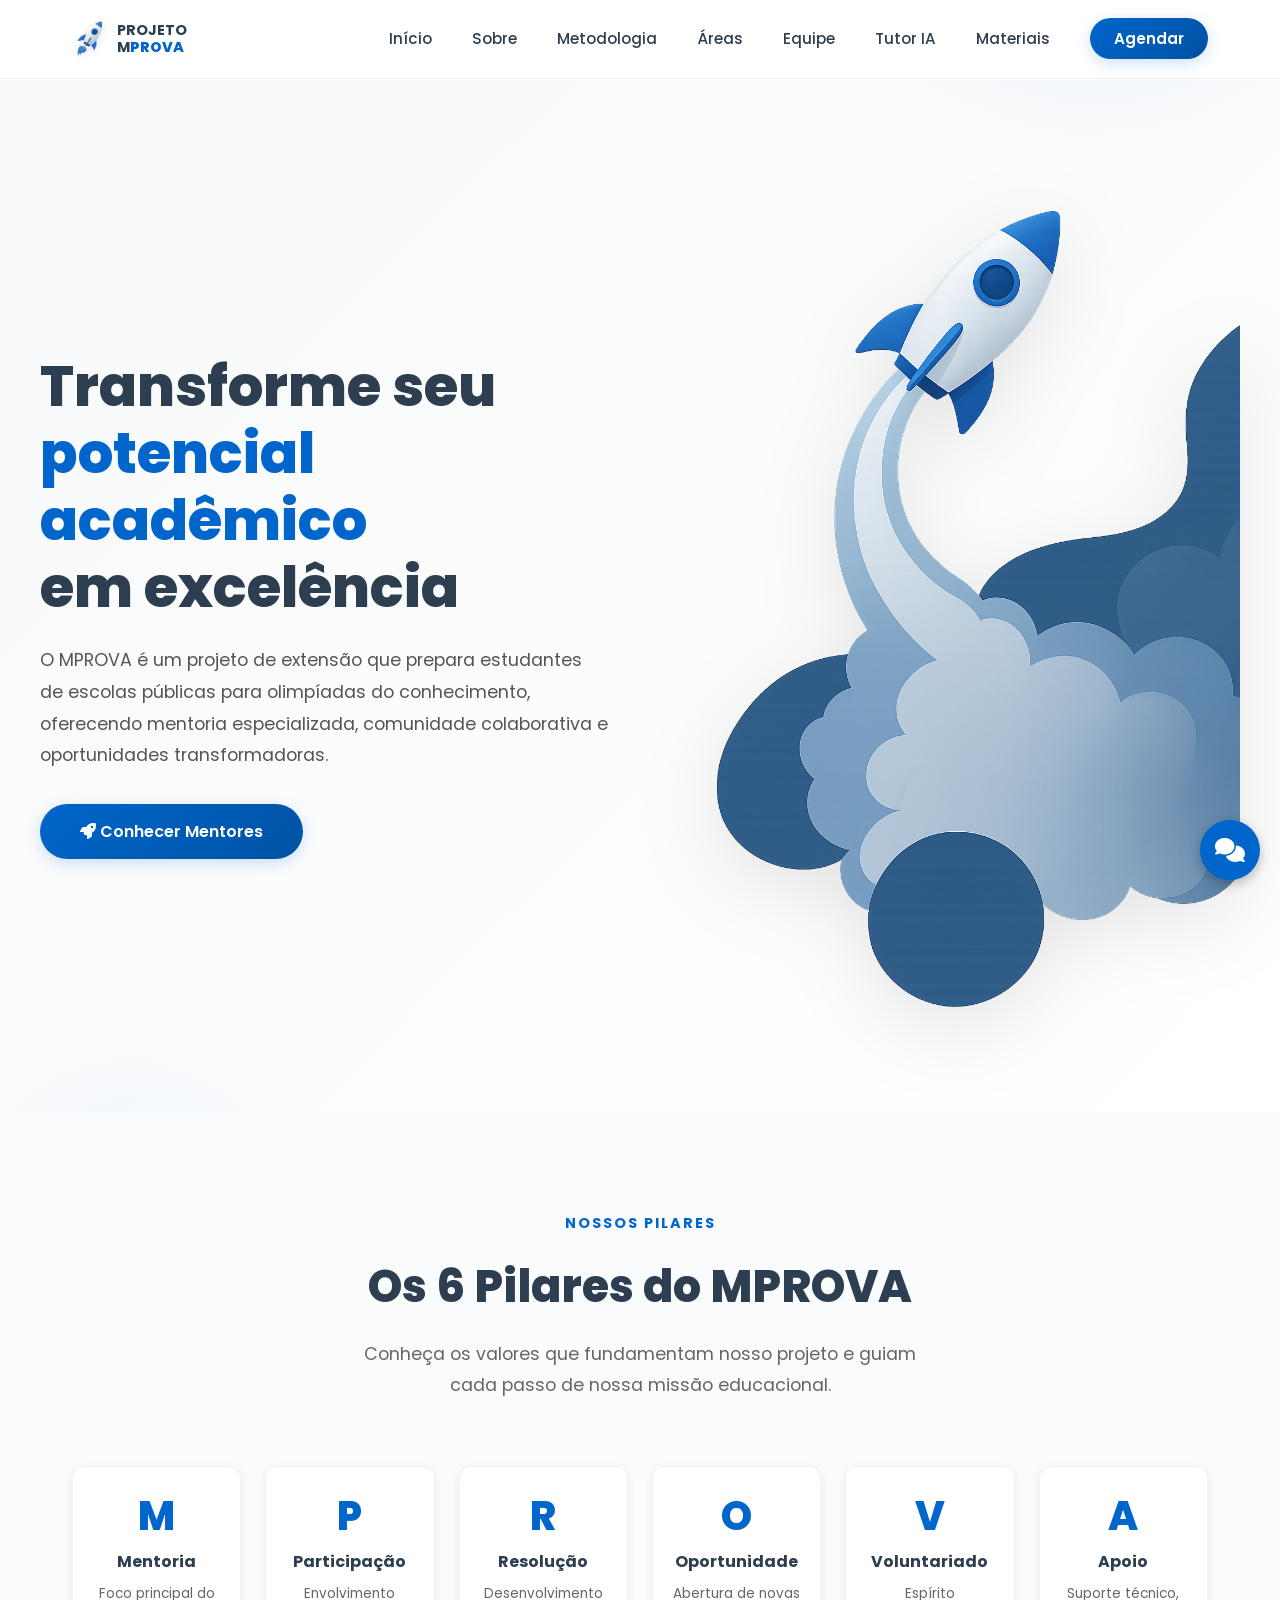
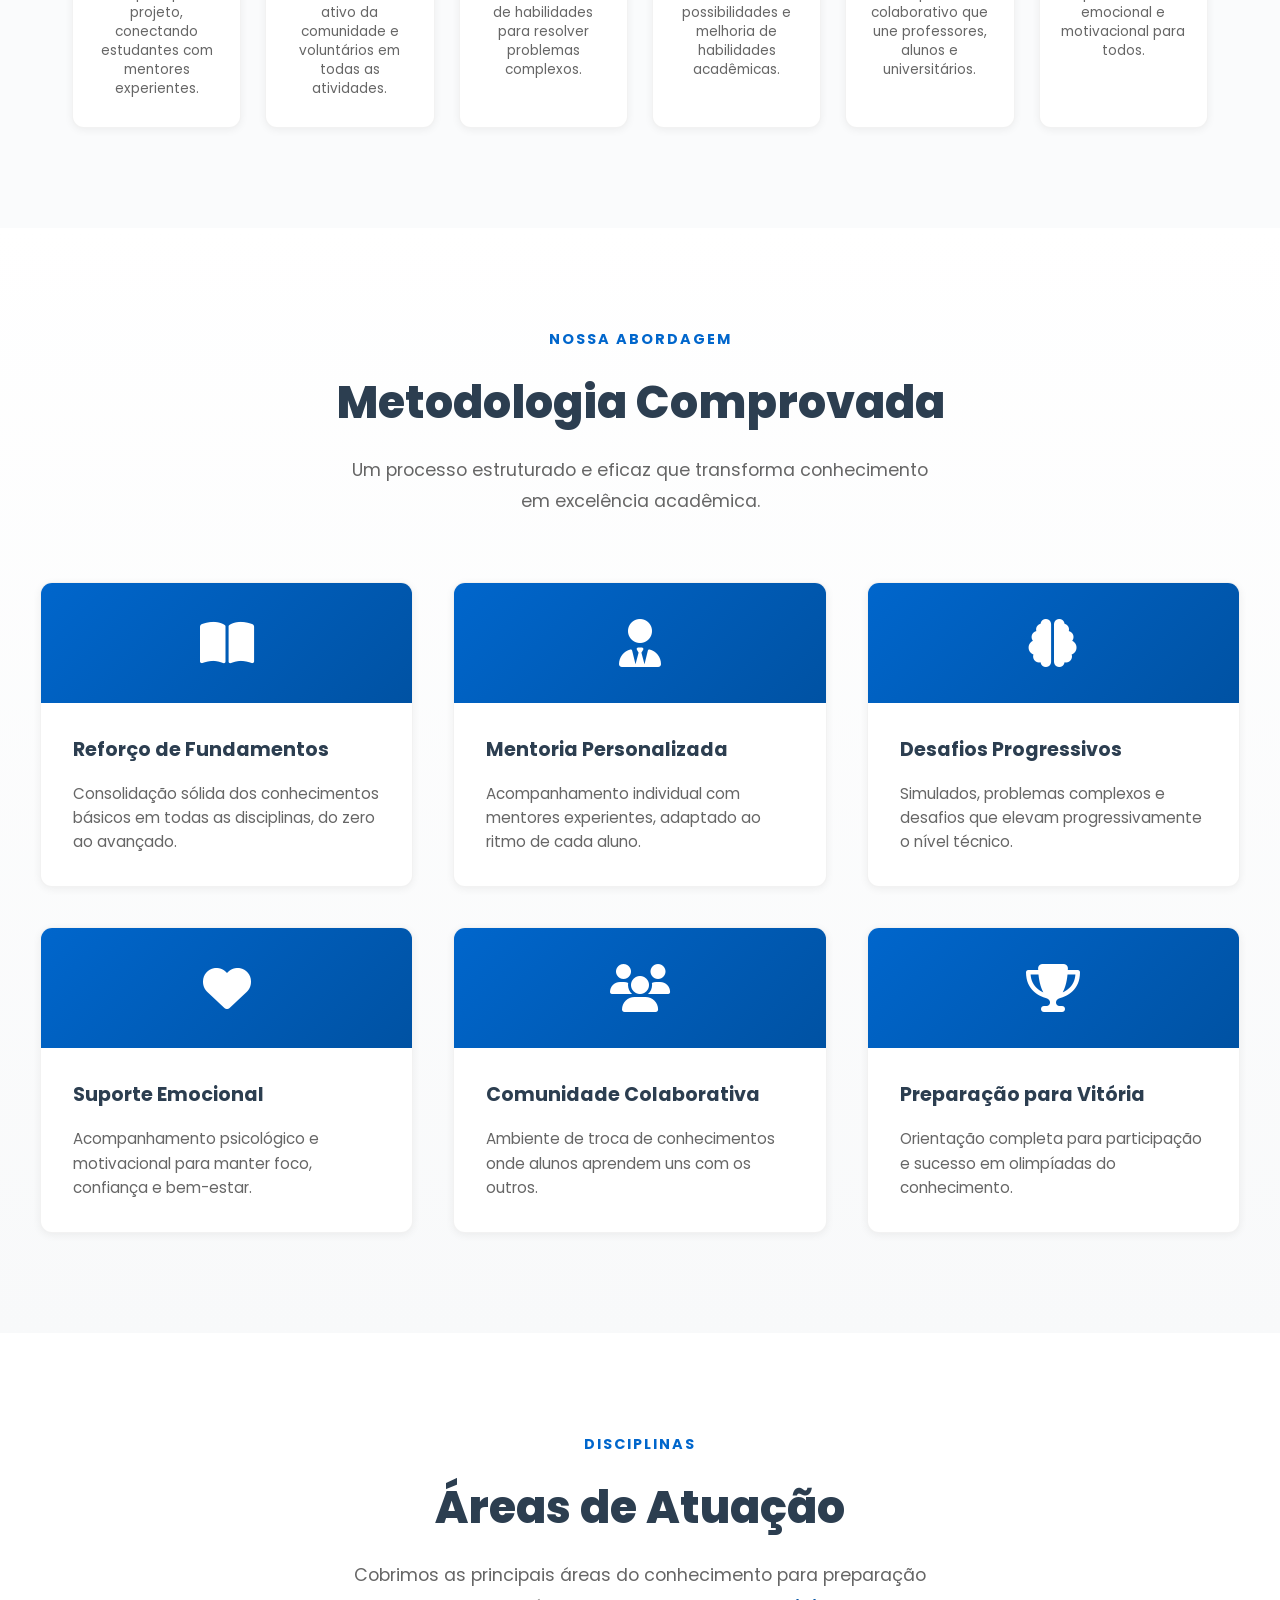
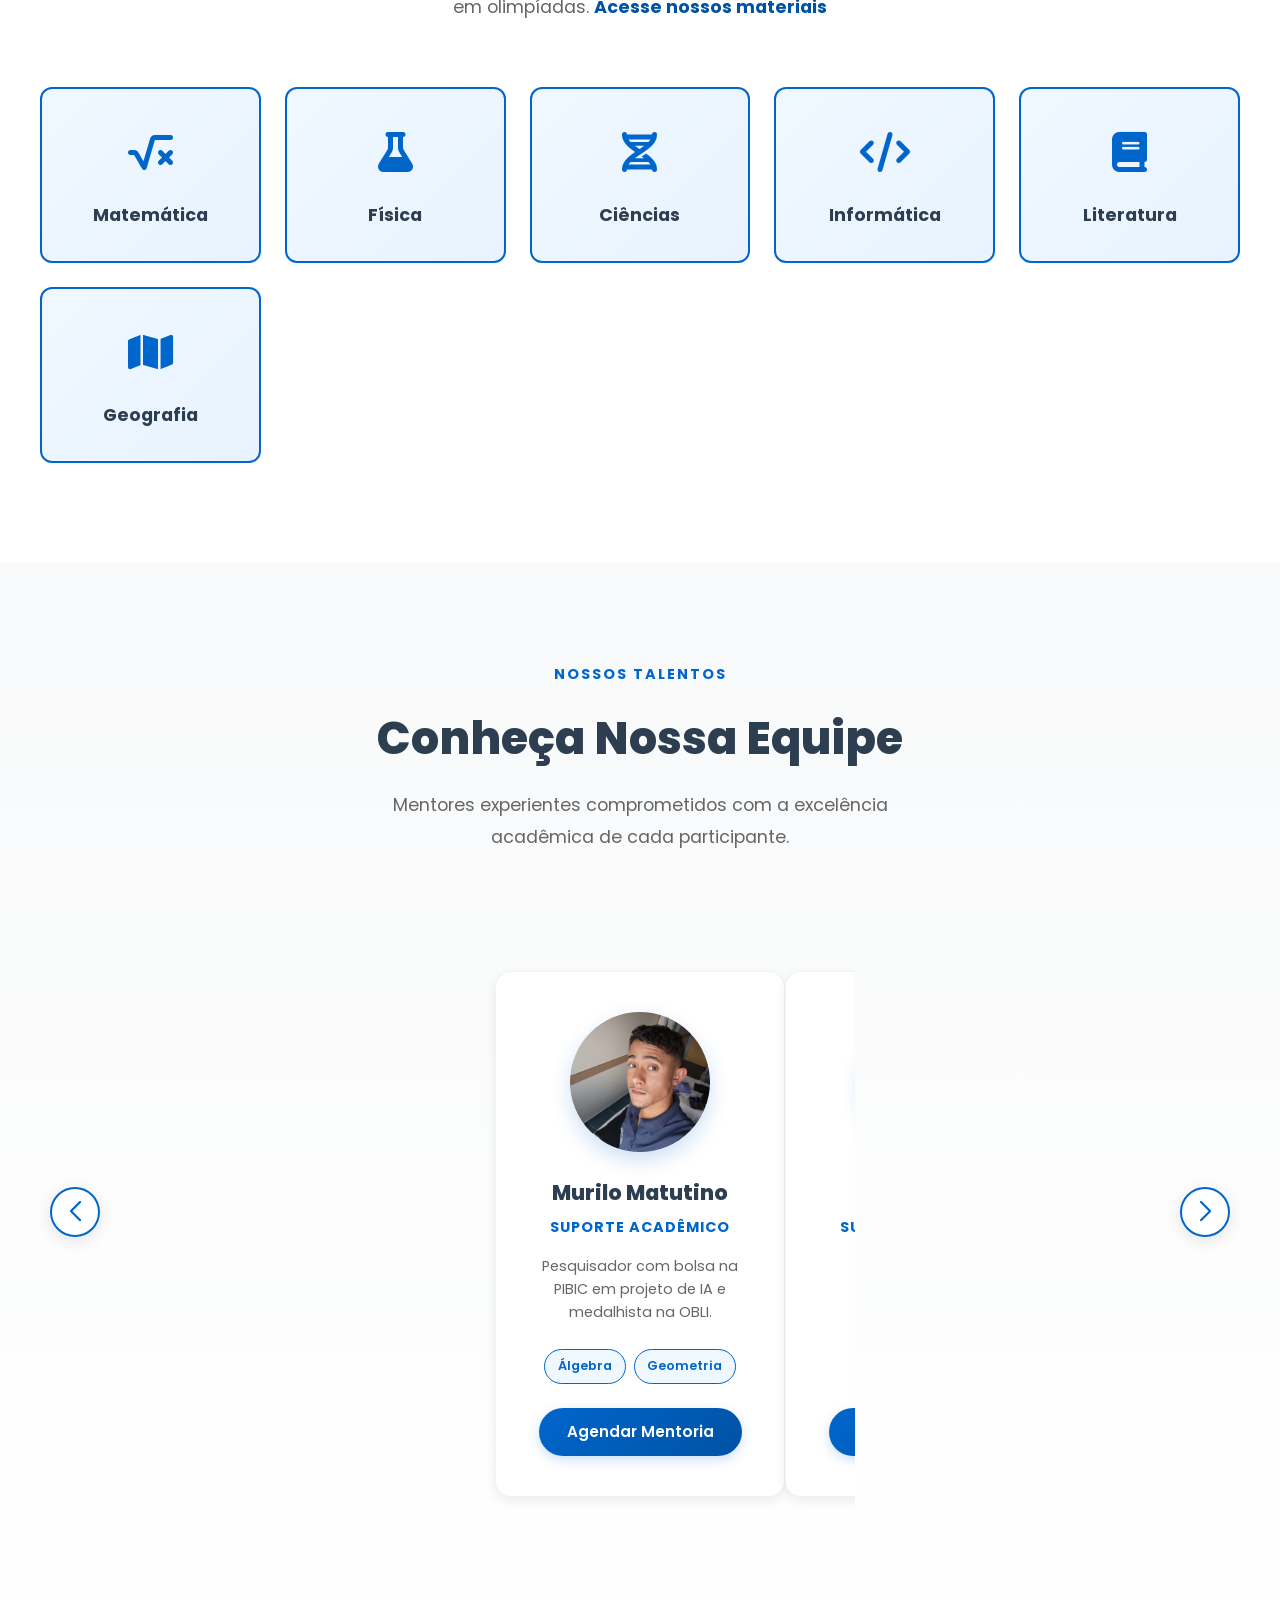
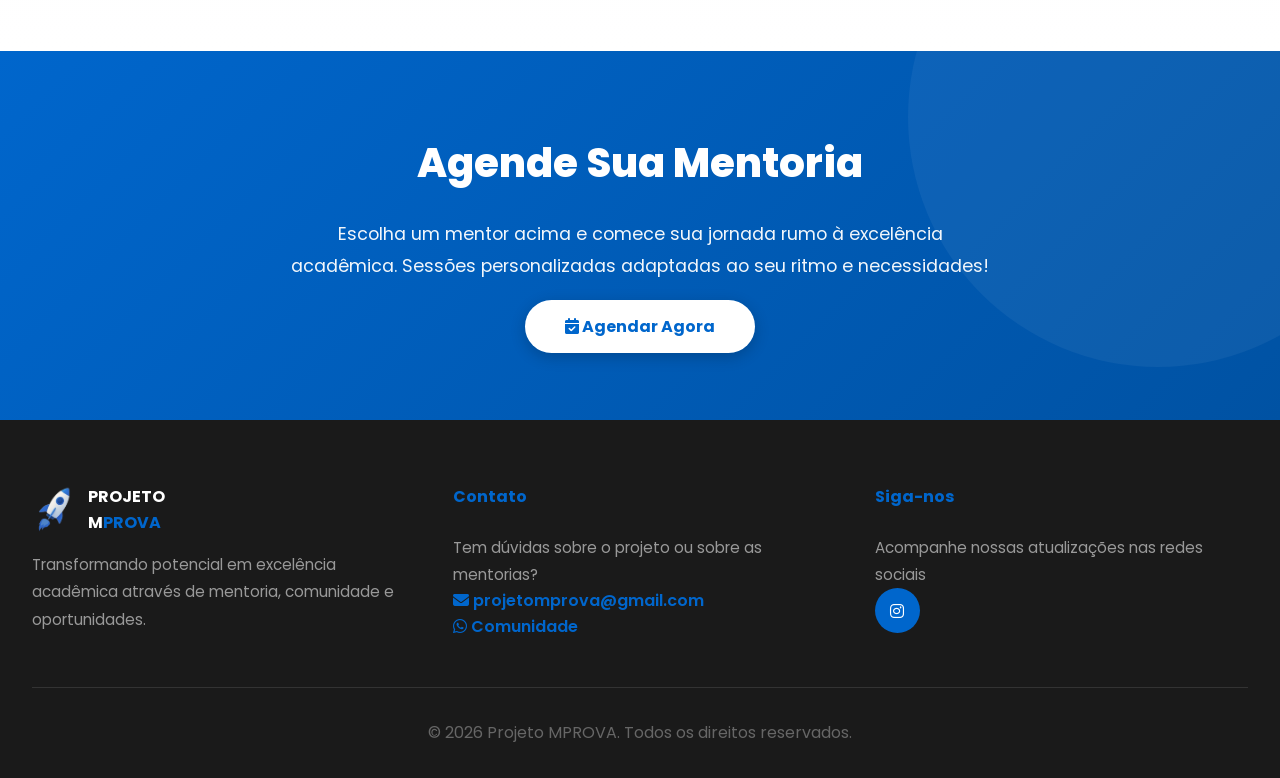
<file: index.html>
<!DOCTYPE html>
<html lang="pt-BR">

<head>
  <meta charset="UTF-8">
  <meta name="viewport" content="width=device-width, initial-scale=1.0">
  <title>MPROVA</title>
  
  <!-- Google Fonts -->
  <link href="https://fonts.googleapis.com/css2?family=Poppins:wght@300;400;600;700;800&family=Merriweather:wght@300;400;700&display=swap" rel="stylesheet">
  <!-- Font Awesome -->
  <link rel="stylesheet" href="https://cdnjs.cloudflare.com/ajax/libs/font-awesome/6.4.0/css/all.min.css">
  <!-- Swiper CSS -->
  <link rel="stylesheet" href="https://cdn.jsdelivr.net/npm/swiper@10/swiper-bundle.min.css" />
  <!-- Favicon -->
  <link rel="shortcut icon" href="assets/images/logo_foguete.png" type="image/png">
  
  <!-- importando css -->
  <link rel="stylesheet" href="assets/style.css">
  <link rel="stylesheet" href="assets/navbar.css">
  <link rel="stylesheet" href="assets/home.css">
  <link rel="stylesheet" href="assets/footer.css">
</head>

<body>
  <!-- HEADER -->
  <header>
    <div class="navbar-container">
      <a href="#inicio" class="logo">
        <img src="assets/images/logo_foguete.png" alt="Logo MPROVA">
        <div class="logo-text">
          <strong>PROJETO<br>M<span class="logo-blue">PROVA</span></strong>
        </div>
      </a>

      <nav id="nav">
        <ul>
          <li><a href="#inicio">Início</a></li>
          <li><a href="#sobre">Sobre</a></li>
          <li><a href="#metodologia">Metodologia</a></li>
          <li><a href="#areas">Áreas</a></li>
          <li><a href="#equipe">Equipe</a></li>
          <li><a href="#ai-chat-widget" onclick="document.getElementById('ai-chat-window').style.display = 'flex'">Tutor IA</a></li>
          <li><a href="materials.html">Materiais</a></li>
          <li><a href="#agendar" class="btn-cta">Agendar</a></li>
        </ul>
      </nav>

      <div class="hamburger" id="hamburger">
        <span></span>
        <span></span>
        <span></span>
      </div>
    </div>
  </header>

  <!-- HERO SECTION -->
  <section class="hero" id="inicio">
    <div class="hero-container">
      <div class="hero-content">
        <h1>Transforme seu <span>potencial acadêmico</span> em excelência</h1>
        <p>O MPROVA é um projeto de extensão que prepara estudantes de escolas públicas para olimpíadas do conhecimento, oferecendo mentoria especializada, comunidade colaborativa e oportunidades transformadoras.</p>
        <a href="#equipe" class="btn-primary">
          <i class="fas fa-rocket"></i> Conhecer Mentores
        </a>
      </div>
      <div class="hero-image">
        <img src="assets/images/foguete_inicio.png" alt="Foguete">
      </div>
    </div>
  </section>

  <!-- ABOUT SECTION -->
  <section class="about" id="sobre">
    <div class="section-header">
      <div class="section-label">Nossos Pilares</div>
      <h2 class="section-title">Os 6 Pilares do MPROVA</h2>
      <p class="section-subtitle">Conheça os valores que fundamentam nosso projeto e guiam cada passo de nossa missão educacional.</p>
    </div>

    <div class="pillars-grid">
      <div class="pillar-card">
        <div class="pillar-letter">M</div>
        <h3>Mentoria</h3>
        <p>Foco principal do projeto, conectando estudantes com mentores experientes.</p>
      </div>
      <div class="pillar-card">
        <div class="pillar-letter">P</div>
        <h3>Participação</h3>
        <p>Envolvimento ativo da comunidade e voluntários em todas as atividades.</p>
      </div>
      <div class="pillar-card">
        <div class="pillar-letter">R</div>
        <h3>Resolução</h3>
        <p>Desenvolvimento de habilidades para resolver problemas complexos.</p>
      </div>
      <div class="pillar-card">
        <div class="pillar-letter">O</div>
        <h3>Oportunidade</h3>
        <p>Abertura de novas possibilidades e melhoria de habilidades acadêmicas.</p>
      </div>
      <div class="pillar-card">
        <div class="pillar-letter">V</div>
        <h3>Voluntariado</h3>
        <p>Espírito colaborativo que une professores, alunos e universitários.</p>
      </div>
      <div class="pillar-card">
        <div class="pillar-letter">A</div>
        <h3>Apoio</h3>
        <p>Suporte técnico, emocional e motivacional para todos.</p>
      </div>
    </div>
  </section>

  <!-- METODOLOGIA SECTION -->
  <section class="metodologia" id="metodologia">
    <div class="metodologia-container">
      <div class="section-header">
        <div class="section-label">Nossa Abordagem</div>
        <h2 class="section-title">Metodologia Comprovada</h2>
        <p class="section-subtitle">Um processo estruturado e eficaz que transforma conhecimento em excelência acadêmica.</p>
      </div>

      <div class="methodology-cards">
        <div class="method-card">
          <div class="method-card-icon">
            <i class="fas fa-book-open"></i>
          </div>
          <div class="method-card-content">
            <h3>Reforço de Fundamentos</h3>
            <p>Consolidação sólida dos conhecimentos básicos em todas as disciplinas, do zero ao avançado.</p>
          </div>
        </div>

        <div class="method-card">
          <div class="method-card-icon">
            <i class="fas fa-user-tie"></i>
          </div>
          <div class="method-card-content">
            <h3>Mentoria Personalizada</h3>
            <p>Acompanhamento individual com mentores experientes, adaptado ao ritmo de cada aluno.</p>
          </div>
        </div>

        <div class="method-card">
          <div class="method-card-icon">
            <i class="fas fa-brain"></i>
          </div>
          <div class="method-card-content">
            <h3>Desafios Progressivos</h3>
            <p>Simulados, problemas complexos e desafios que elevam progressivamente o nível técnico.</p>
          </div>
        </div>

        <div class="method-card">
          <div class="method-card-icon">
            <i class="fas fa-heart"></i>
          </div>
          <div class="method-card-content">
            <h3>Suporte Emocional</h3>
            <p>Acompanhamento psicológico e motivacional para manter foco, confiança e bem-estar.</p>
          </div>
        </div>

        <div class="method-card">
          <div class="method-card-icon">
            <i class="fas fa-users"></i>
          </div>
          <div class="method-card-content">
            <h3>Comunidade Colaborativa</h3>
            <p>Ambiente de troca de conhecimentos onde alunos aprendem uns com os outros.</p>
          </div>
        </div>

        <div class="method-card">
          <div class="method-card-icon">
            <i class="fas fa-trophy"></i>
          </div>
          <div class="method-card-content">
            <h3>Preparação para Vitória</h3>
            <p>Orientação completa para participação e sucesso em olimpíadas do conhecimento.</p>
          </div>
        </div>
      </div>
    </div>
  </section>

  <!-- AREAS SECTION -->
  <section class="areas" id="areas">
    <div class="areas-container">
      <div class="section-header">
        <div class="section-label">Disciplinas</div>
        <h2 class="section-title">Áreas de Atuação</h2>
        <p class="section-subtitle">Cobrimos as principais áreas do conhecimento para preparação em olimpíadas. <a id="link-materials" href="materials.html">Acesse nossos materiais</a></p>
      </div>

      <div class="areas-grid">
        <a href="materials.html#math" class="link-area">
          <div class="area-card">
            <div class="area-icon"><i class="fas fa-square-root-alt"></i></div>
              <h4>Matemática</h4>
          </div>
        </a>
        
        <a href="materials.html#physics" class="link-area">
          <div class="area-card">
            <div class="area-icon"><i class="fas fa-flask"></i></div>
            <h4>Física</h4>
          </div>
        </a>

        <a href="materials.html#science" class="link-area">
          <div class="area-card">
            <div class="area-icon"><i class="fas fa-dna"></i></div>
            <h4>Ciências</h4>
          </div>
        </a>

        <a href="materials.html#it" class="link-area">
          <div class="area-card">
            <div class="area-icon"><i class="fas fa-code"></i></div>
            <h4>Informática</h4>
          </div>
        </a>

        <a href="materials.html#literature" class="link-area">
          <div class="area-card">
            <div class="area-icon"><i class="fas fa-book"></i></div>
            <h4>Literatura</h4>
          </div>
        </a>

        <a href="materials.html#geograph" class="link-area">
          <div class="area-card">
            <div class="area-icon"><i class="fas fa-map"></i></div>
            <h4>Geografia</h4>
          </div>
        </a>
      </div>
    </div>
  </section>

  <!-- TEAM CAROUSEL SECTION -->
  <section class="team-section" id="equipe">
    <div class="team-container">
      <div class="section-header">
        <div class="section-label">Nossos Talentos</div>
        <h2 class="section-title">Conheça Nossa Equipe</h2>
        <p class="section-subtitle">Mentores experientes comprometidos com a excelência acadêmica de cada participante.</p>
      </div>

      <div class="team-carousel-wrapper">
        <div class="swiper-container">
          <div class="swiper-wrapper">
            <!-- Team Member 1 -->
            <div class="swiper-slide team-slide">
              <div class="team-member-card">
                <div class="team-avatar">
                  <!--<i class="fas fa-user-graduate"></i>-->
                  <img src="assets/images/murilomatutino.jpeg" class="rounded" width="140" height="140" alt="Foto de Murilo Matutino">
                </div>
                <h3 class="team-member-name">Murilo Matutino</h3>
                <p class="team-member-role">Suporte acadêmico</p>
                <p class="team-member-bio">Pesquisador com bolsa na PIBIC em projeto de IA e medalhista na OBLI.</p>
                <div class="team-member-expertise">
                  <span class="expertise-tag">Álgebra</span>
                  <span class="expertise-tag">Geometria</span>
                </div>
                <a href="https://zcal.co/murilomatutino" class="btn-schedule">Agendar Mentoria</a>
              </div>
            </div>

            <!-- Team Member 2 -->
            <div class="swiper-slide team-slide">
              <div class="team-member-card">
                <div class="team-avatar">
                  <i class="fas fa-flask"></i>
                </div>
                <h3 class="team-member-name">Aillane Júlia</h3>
                <p class="team-member-role">Suporte acadêmico</p>
                <p class="team-member-bio">Medalhista da OBG</p>
                <div class="team-member-expertise">
                  <span class="expertise-tag">Geografia</span>
                </div>
                <a class="btn-schedule">Agendar Mentoria</a>
              </div>
            </div>

            <!-- Team Member 3 -->
            <div class="swiper-slide team-slide">
              <div class="team-member-card">
                <div class="team-avatar">
                  <i class="fas fa-code"></i>
                </div>
                <h3 class="team-member-name">Caio Henrique</h3>
                <p class="team-member-role">Suporte acadêmico</p>
                <p class="team-member-bio">Medalhista de bronze nacional na OBI</p>
                <div class="team-member-expertise">
                  <span class="expertise-tag">Algoritmos</span>
                  <span class="expertise-tag">Programação</span>
                </div>
                <a class="btn-schedule">Agendar Mentoria</a>
              </div>
            </div>

            <!-- Team Member 4 -->
            <div class="swiper-slide team-slide">
              <div class="team-member-card">
                <div class="team-avatar">
                  <i class="fas fa-book"></i>
                </div>
                <h3 class="team-member-name">Heverton Souza</h3>
                <p class="team-member-role">Líder de mídias sociais</p>
                <p class="team-member-bio">Medalhista olímpico pela OBG e pela OBLI.</p>
                <div class="team-member-expertise">
                  <span class="expertise-tag">Design</span>
                  <span class="expertise-tag">Mídias sociais</span>
                </div>
                <a class="btn-schedule">Agendar Mentoria</a>
              </div>
            </div>

            <!-- Team Member 5 -->
            <div class="swiper-slide team-slide">
              <div class="team-member-card">
                <div class="team-avatar">
                  <i class="fas fa-globe"></i>
                </div>
                <h3 class="team-member-name">Maria Vitória</h3>
                <p class="team-member-role">Suporte acadêmico</p>
                <p class="team-member-bio">Medalhista de ouro na ONC, OBQ e Olimpíada de Literatura</p>
                <div class="team-member-expertise">
                  <span class="expertise-tag">Ciências</span>
                  <span class="expertise-tag">Informática</span>
                </div>
                <a class="btn-schedule">Agendar Mentoria</a>
              </div>
            </div>

            <!-- Team Member 6 -->
            <div class="swiper-slide team-slide">
              <div class="team-member-card">
                <div class="team-avatar">
                  <i class="fas fa-heart"></i>
                </div>
                <h3 class="team-member-name">Murilo Augusto</h3>
                <p class="team-member-role">Suporte acadêmico</p>
                <p class="team-member-bio">Medalhista na OBB, OBA e OBF.</p>
                <div class="team-member-expertise">
                  <span class="expertise-tag">Física</span>
                  <span class="expertise-tag">Astronomia</span>
                </div>
                <a class="btn-schedule">Agendar Mentoria</a>
              </div>
            </div>

            <!-- Team Member 7 -->
            <div class="swiper-slide team-slide">
              <div class="team-member-card">
                <div class="team-avatar">
                  <i class="fas fa-heart"></i>
                </div>
                <h3 class="team-member-name">Pedro Gabriel</h3>
                <p class="team-member-role">Vice-presidente</p>
                <p class="team-member-bio">Medalhista na ONC, OBA e OBFEP.</p>
                <div class="team-member-expertise">
                  <span class="expertise-tag">Física</span>
                  <span class="expertise-tag">Astronomia</span>
                </div>
                <a class="btn-schedule">Agendar Mentoria</a>
              </div>
            </div>


            <!-- Team Member 8 -->
            <div class="swiper-slide team-slide">
              <div class="team-member-card">
                <div class="team-avatar">
                  <i class="fas fa-heart"></i>
                </div>
                <h3 class="team-member-name">Tábata Jhenice</h3>
                <p class="team-member-role">Presidente do projeto</p>
                <p class="team-member-bio">Medalhista na ONC, OBG e Olimpíada de Química Feminina.</p>
                <div class="team-member-expertise">
                  <span class="expertise-tag">Matemática</span>
                  <span class="expertise-tag">Ciências</span>
                </div>
                <a class="btn-schedule">Agendar Mentoria</a>
              </div>
            </div>

            <!-- Team Member 9 -->
            <div class="swiper-slide team-slide">
              <div class="team-member-card">
                <div class="team-avatar">
                  <i class="fas fa-heart"></i>
                </div>
                <h3 class="team-member-name">Tainah Neres</h3>
                <p class="team-member-role">Auxiliar de mídia e suporte acadêmico</p>
                <p class="team-member-bio">Medalhista na OBA, OBLI, OBMEP e Olimpíada de literatura.</p>
                <div class="team-member-expertise">
                  <span class="expertise-tag">Astronomia</span>
                  <span class="expertise-tag">Literatura</span>
                </div>
                <a class="btn-schedule">Agendar Mentoria</a>
              </div>
            </div>


          </div>

          <!-- Navigation -->
          <div class="swiper-button-prev"></div>
          <div class="swiper-button-next"></div>
          <div class="swiper-pagination"></div>
        </div>
      </div>
    </div>
  </section>

  <!-- CTA SECTION -->
  <section class="cta-section" id="agendar">
    <div class="cta-content">
      <h2>Agende Sua Mentoria</h2>
      <p>Escolha um mentor acima e comece sua jornada rumo à excelência acadêmica. Sessões personalizadas adaptadas ao seu ritmo e necessidades!</p>
      <a href="#equipe" class="btn-secondary">
        <i class="fas fa-calendar-check"></i> Agendar Agora
      </a>
    </div>
  </section>

  <!-- FOOTER -->
  <footer>
    <footer-container>
      <div class="footer-grid">
        <div class="footer-section">
          <div class="footer-logo-area">
            <img src="assets/images/logo_foguete.png" alt="Logo MPROVA">
            <div>
              <strong>PROJETO<br>M<span style="color: #0066cc;">PROVA</span></strong>
            </div>
          </div>
          <p>Transformando potencial em excelência acadêmica através de mentoria, comunidade e oportunidades.</p>
        </div>

        <div class="footer-section">
          <h4>Contato</h4>
          <p>Tem dúvidas sobre o projeto ou sobre as mentorias?</p>
          <a href="mailto:projetomprova@gmail.com" class="footer-contact-link">
            <i class="fas fa-envelope"></i> projetomprova@gmail.com
          </a>
          <br>
          <a href="https://chat.whatsapp.com/BmlxwZOhHaCFWlVoC3fzg1" class="footer-contact-link">
            <i class="fa-brands fa-whatsapp"></i> Comunidade
          </a>
        </div>

        <div class="footer-section">
          <h4>Siga-nos</h4>
          <p>Acompanhe nossas atualizações nas redes sociais</p>
          <div class="social-links">
            <a href="https://www.instagram.com/m.prova_?igsh=bmw5am4zNDdma2xp" target="_blank" title="Instagram">
              <i class="fab fa-instagram"></i>
            </a>
          </div>
        </div>
      </div>

      <div class="footer-bottom">
        <p>&copy; 2026 Projeto MPROVA. Todos os direitos reservados.</p>
      </div>
    </footer-container>
  </footer>

  <!-- importando JS -->
  <script src="https://cdn.jsdelivr.net/npm/swiper@10/swiper-bundle.min.js"></script>
  <script src="assets/script.js"></script>
<!-- ========================================== -->
<!-- INTERFACE DA IA DE APOIO (TUTOR VIRTUAL)  -->
<!-- ========================================== -->
<div id="ai-chat-widget" style="position: fixed; bottom: 20px; right: 20px; z-index: 9999;">
    
    <!-- Botão Flutuante (Círculo Azul) para Abrir o Chat -->
    <button id="ai-chat-btn" style="background: #0066cc; color: white; border: none; width: 60px; height: 60px; border-radius: 50%; box-shadow: 0 4px 12px rgba(0,0,0,0.25); cursor: pointer; font-size: 24px; display: flex; align-items: center; justify-content: center; transition: transform 0.2s;">
        <i class="fas fa-comments"></i>
    </button>

    <!-- Janela do Chat (Inicia Oculta) -->
    <div id="ai-chat-window" style="display: none; position: fixed; bottom: 90px; right: 20px; width: 360px; height: 480px; background: white; border-radius: 16px; box-shadow: 0 8px 30px rgba(0,0,0,0.15); flex-direction: column; overflow: hidden; font-family: sans-serif;">
        
        <!-- Cabeçalho do Chat -->
        <div style="background: #0066cc; color: white; padding: 16px; font-weight: bold; display: flex; justify-content: space-between; align-items: center;">
            <div style="display: flex; align-items: center; gap: 8px;">
                <i class="fas fa-robot"></i> 
                <span>Tutor Virtual MPROVA</span>
            </div>
            <button id="ai-close-btn" style="background: none; border: none; color: white; cursor: pointer; font-size: 20px; line-height: 1;">&times;</button>
        </div>
        
        <!-- Corpo do Chat (Onde ficam as mensagens) -->
        <div style="flex: 1; padding: 16px; overflow-y: auto; background: #f8f9fa; font-size: 14px; display: flex; flex-direction: column; gap: 10px;">
            <div style="background: #e9ecef; color: #333; padding: 12px; border-radius: 12px; border-top-left-radius: 2px; max-width: 85%; align-self: flex-start; line-height: 1.4;">
                Olá! Seja bem vindo(a) ao MPROVA!&#x1F680;
                Serei seu assistente IA nessa jornada. Como posso te ajudar hoje?
            </div>
        </div>
        
        <!-- Campo de Texto para Enviar Mensagem -->
        <div style="padding: 12px; border-top: 1px solid #eee; display: flex; background: white; gap: 8px;">
            <input type="text" placeholder="Digite sua dúvida aqui..." style="flex: 1; padding: 10px; border: 1px solid #ced4da; border-radius: 8px; outline: none; font-size: 14px;">
            <button style="background: #0066cc; color: white; border: none; width: 40px; height: 40px; border-radius: 8px; cursor: pointer; display: flex; align-items: center; justify-content: center;">
                <i class="fas fa-paper-plane"></i>
            </button>
        </div>
    </div>
</div>

<script>
    // Seleção dos elementos do HTML
    const chatBtn = document.getElementById('ai-chat-btn');
    const chatWindow = document.getElementById('ai-chat-window');
    const closeBtn = document.getElementById('ai-close-btn');

    // Abre e fecha ao clicar no botão circular flutuante
    chatBtn.addEventListener('click', () => {
        if (chatWindow.style.display === 'none' || chatWindow.style.display === '') {
            chatWindow.style.display = 'flex';
        } else {
            chatWindow.style.display = 'none';
        }
    });

    // Fecha a janela ao clicar no "X" do topo
    closeBtn.addEventListener('click', () => {
        chatWindow.style.display = 'none';
    });
</script>
<!-- ========================================== -->
</body>
</html>
</file>
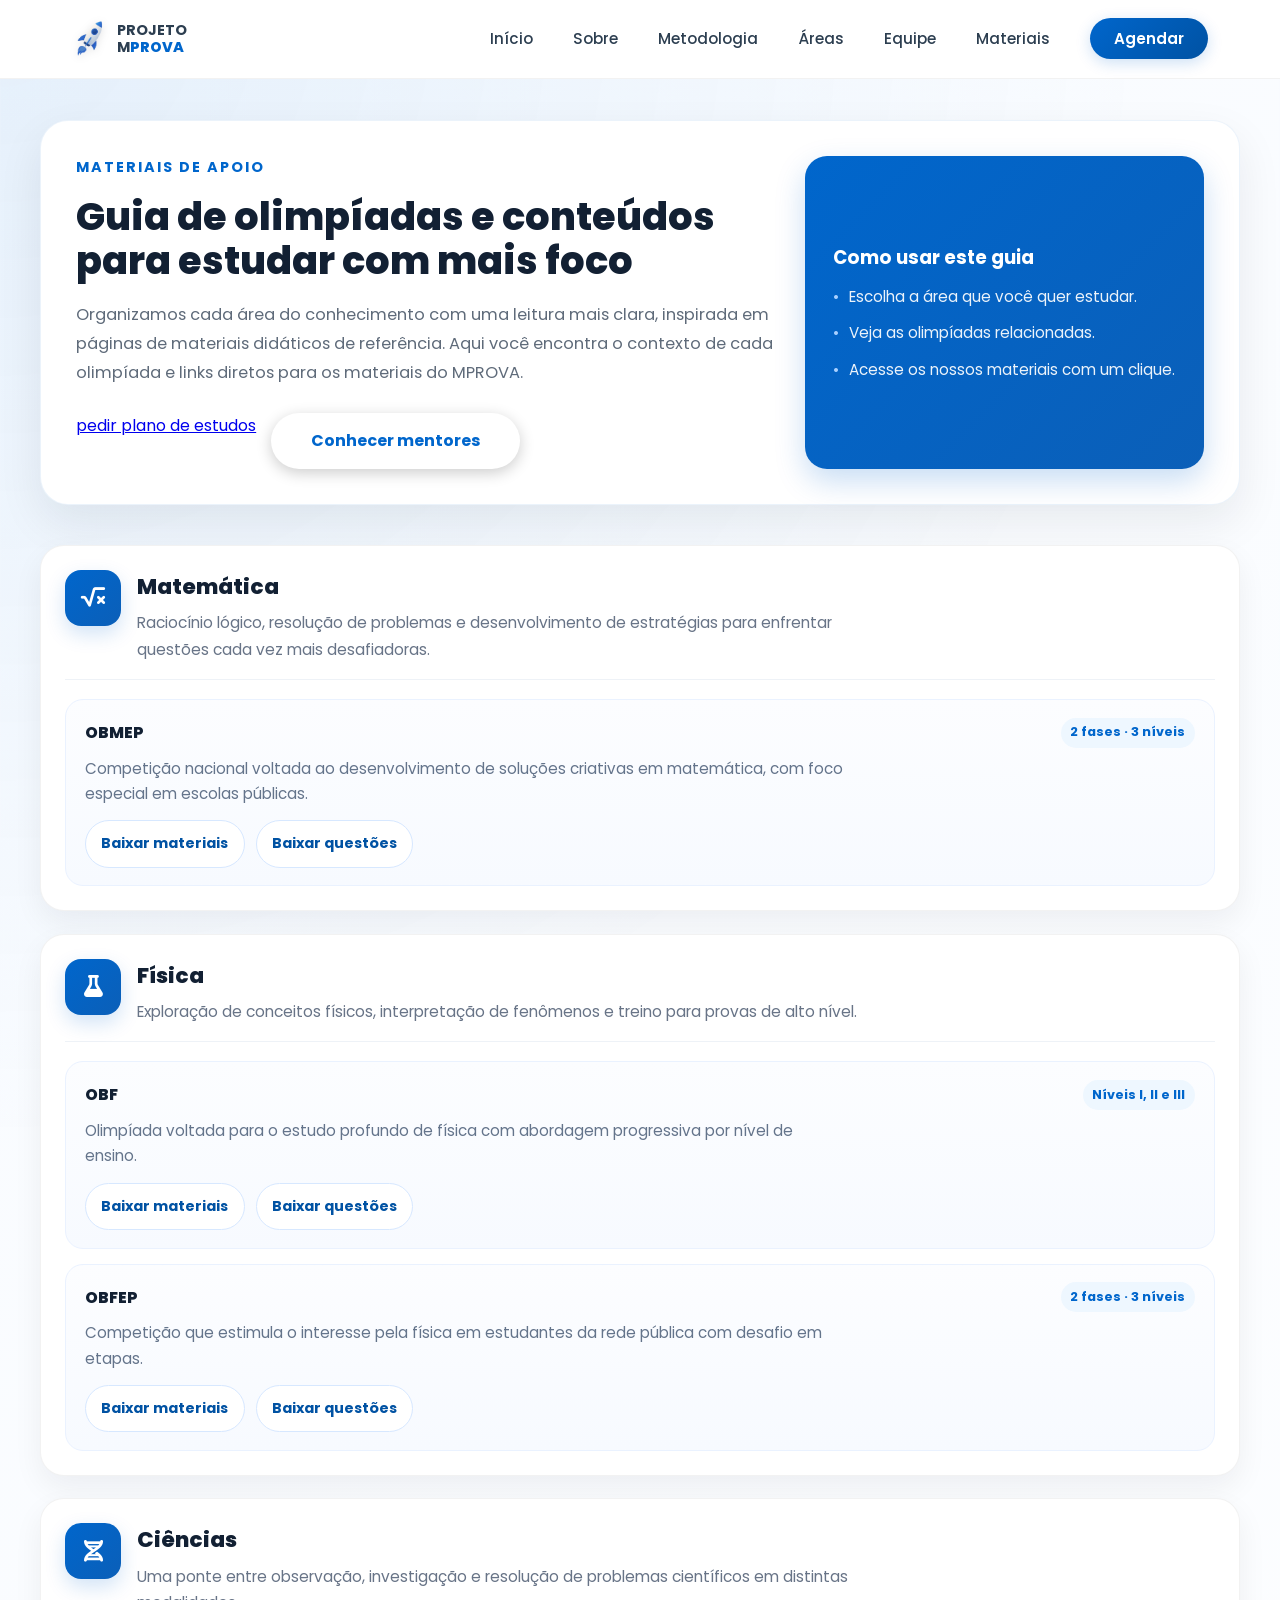
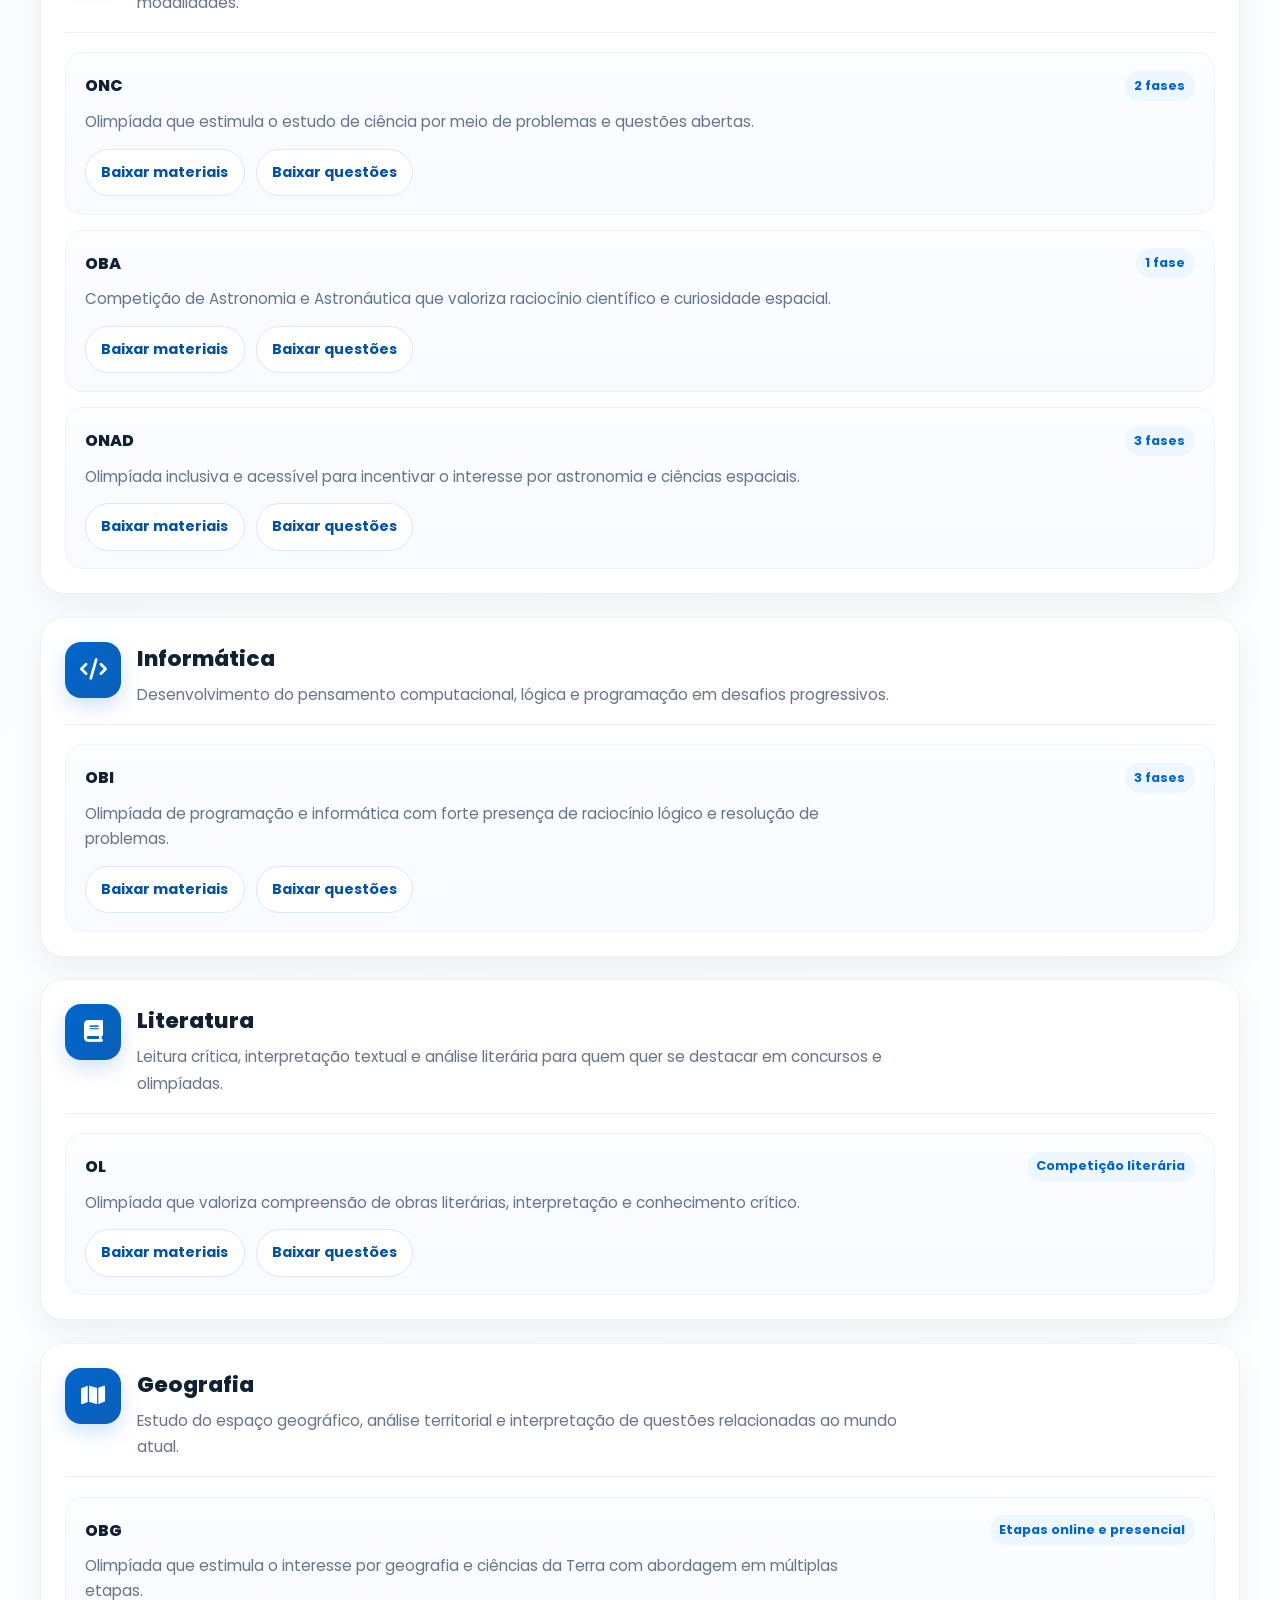
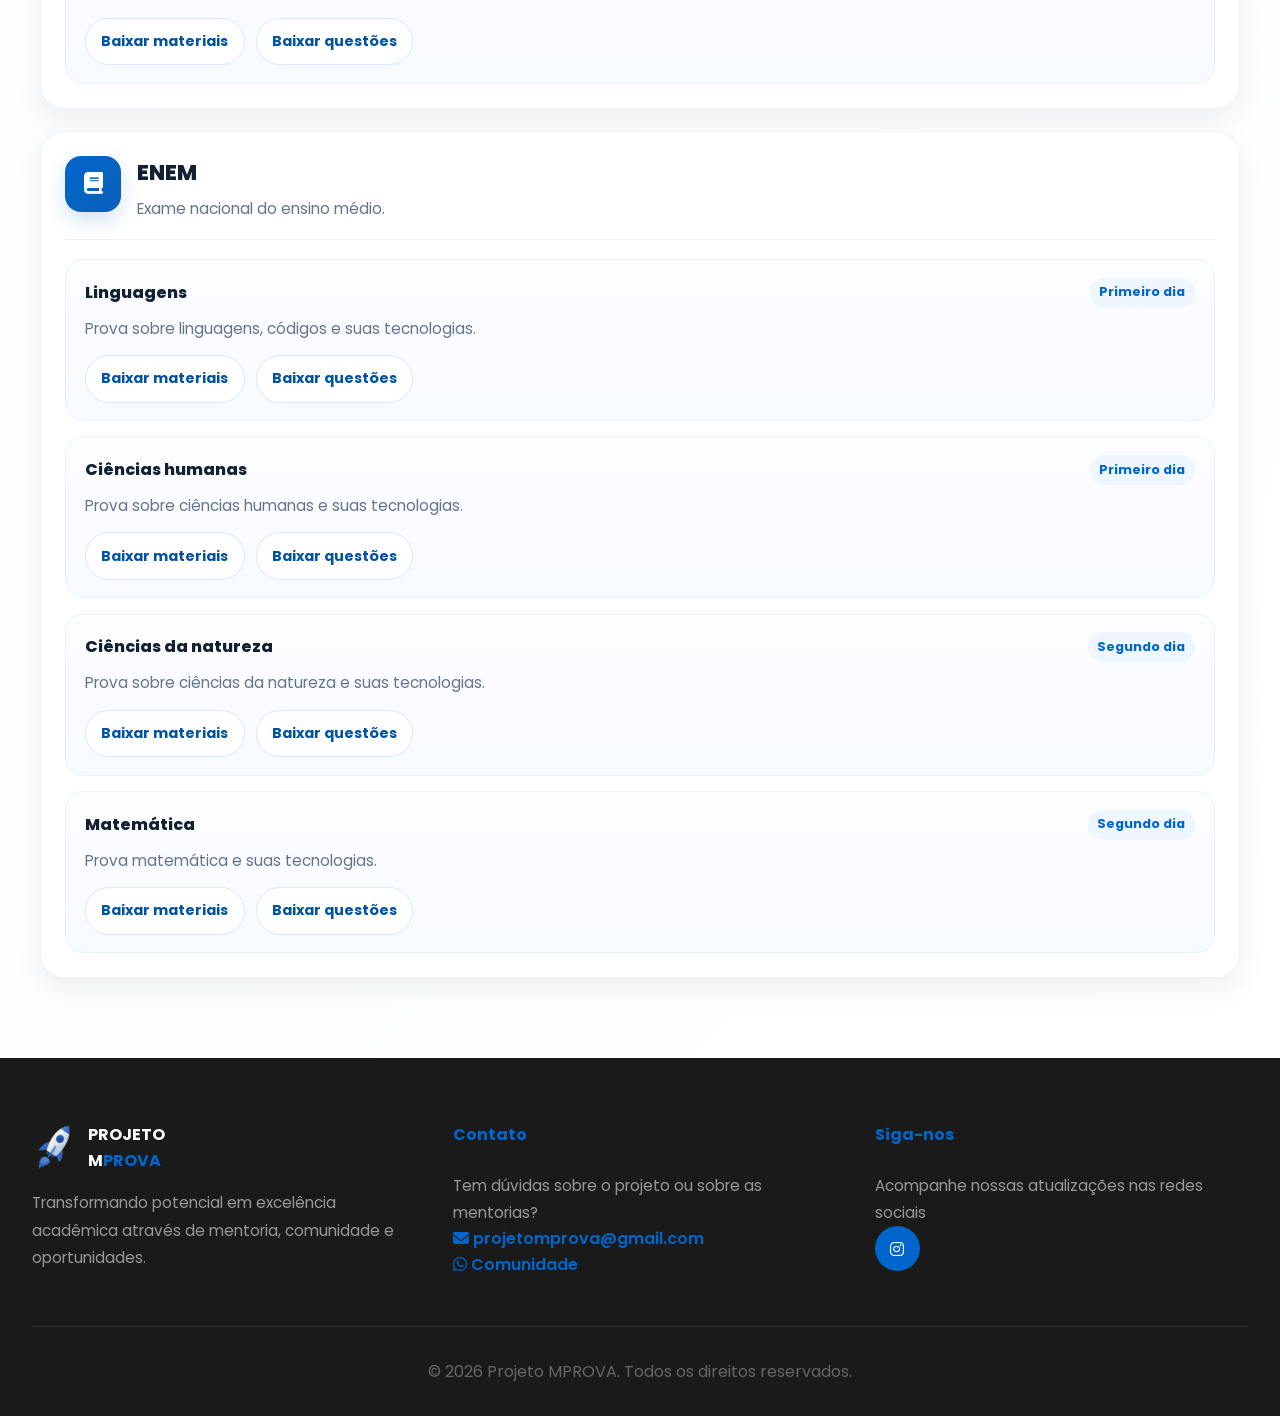
<file: materials.html>
<!DOCTYPE html>
<html lang="pt-BR">

<head>
  <meta charset="UTF-8">
  <meta name="viewport" content="width=device-width, initial-scale=1.0">
  <title>MPROVA</title>
  
  <!-- Google Fonts -->
  <link href="https://fonts.googleapis.com/css2?family=Poppins:wght@300;400;600;700;800&family=Merriweather:wght@300;400;700&display=swap" rel="stylesheet">
  <!-- Font Awesome -->
  <link rel="stylesheet" href="https://cdnjs.cloudflare.com/ajax/libs/font-awesome/6.4.0/css/all.min.css">
  <!-- Swiper CSS -->
  <link rel="stylesheet" href="https://cdn.jsdelivr.net/npm/swiper@10/swiper-bundle.min.css" />
  <!-- Favicon -->
  <link rel="shortcut icon" href="assets/images/logo_foguete.png" type="image/png">
  
  <!-- importando css -->
  <link rel="stylesheet" href="assets/style.css">
  <link rel="stylesheet" href="assets/materials.css">
  <link rel="stylesheet" href="assets/navbar.css">
  <link rel="stylesheet" href="assets/footer.css">
</head>

<body>
  <!-- HEADER -->
  <header>
    <div class="navbar-container">
      <a href="index.html#inicio" class="logo">
        <img src="assets/images/logo_foguete.png" alt="Logo MPROVA">
        <div class="logo-text">
          <strong>PROJETO<br>M<span class="logo-blue">PROVA</span></strong>
        </div>
      </a>

      <nav id="nav">
        <ul>
          <li><a href="index.html#inicio">Início</a></li>
          <li><a href="index.html#sobre">Sobre</a></li>
          <li><a href="index.html#metodologia">Metodologia</a></li>
          <li><a href="index.html#areas">Áreas</a></li>
          <li><a href="index.html#equipe">Equipe</a></li>
          <li><a href="materials.html">Materiais</a></li>
          <li><a href="index.html#agendar" class="btn-cta">Agendar</a></li>
        </ul>
      </nav>

      <div class="hamburger" id="hamburger">
        <span></span>
        <span></span>
        <span></span>
      </div>
    </div>
  </header>

  <section class="materials-page" id="inicio">
    <div class="materials-container">
      <div class="materials-hero">
        <div>
          <div class="section-label">Materiais de apoio</div>
          <h1>Guia de olimpíadas e conteúdos para estudar com mais foco</h1>
          <p>Organizamos cada área do conhecimento com uma leitura mais clara, inspirada em páginas de materiais didáticos de referência. Aqui você encontra o contexto de cada olimpíada e links diretos para os materiais do MPROVA.</p>
          <div class="materials-hero-actions">
            <a href="index.html#ai-chat-widget" class="btn-plano-estudos">pedir plano de estudos</a>
            <a href="index.html#equipe" class="btn-secondary">Conhecer mentores</a>
          </div>
        </div>

        <div class="materials-hero-card">
          <h3>Como usar este guia</h3>
          <ul>
            <li>Escolha a área que você quer estudar.</li>
            <li>Veja as olimpíadas relacionadas.</li>
            <li>Acesse os nossos materiais com um clique.</li>
          </ul>
        </div>
      </div>

      <div class="materials-list">
        <section class="materials-area-card" id="math">
          <div class="materials-area-header">
            <div class="materials-area-icon"><i class="fas fa-square-root-alt"></i></div>
            <div>
              <!-- <span class="materials-area-tag">Matemática</span> -->
              <h2>Matemática</h2>
              <p>Raciocínio lógico, resolução de problemas e desenvolvimento de estratégias para enfrentar questões cada vez mais desafiadoras.</p>
            </div>
          </div>
          <div class="materials-items">
            <article class="materials-item">
              <div class="materials-item-header">
                <h3>OBMEP</h3>
                <span>2 fases · 3 níveis</span>
              </div>
              <p>Competição nacional voltada ao desenvolvimento de soluções criativas em matemática, com foco especial em escolas públicas.</p>
              <div class="materials-item-actions">
                <a class="materials-link" href="unavailable.html">Baixar materiais</a>
                <a class="materials-link" href="unavailable.html">Baixar questões</a>
              </div>
            </article>
          </div>
        </section>

        <section class="materials-area-card" id="physics">
          <div class="materials-area-header">
            <div class="materials-area-icon"><i class="fas fa-flask"></i></div>
            <div>
              <!-- <span class="materials-area-tag">Física</span> -->
              <h2>Física</h2>
              <p>Exploração de conceitos físicos, interpretação de fenômenos e treino para provas de alto nível.</p>
            </div>
          </div>
          <div class="materials-items">
            <article class="materials-item">
              <div class="materials-item-header">
                <h3>OBF</h3>
                <span>Níveis I, II e III</span>
              </div>
              <p>Olimpíada voltada para o estudo profundo de física com abordagem progressiva por nível de ensino.</p>
              <div class="materials-item-actions">
                <a class="materials-link" href="unavailable.html">Baixar materiais</a>
                <a class="materials-link" href="unavailable.html">Baixar questões</a>
              </div>
            </article>
            <article class="materials-item">
              <div class="materials-item-header">
                <h3>OBFEP</h3>
                <span>2 fases · 3 níveis</span>
              </div>
              <p>Competição que estimula o interesse pela física em estudantes da rede pública com desafio em etapas.</p>
              <div class="materials-item-actions">
                <a class="materials-link" href="unavailable.html">Baixar materiais</a>
                <a class="materials-link" href="unavailable.html">Baixar questões</a>
              </div>
            </article>
          </div>
        </section>

        <section class="materials-area-card" id="science">
          <div class="materials-area-header">
            <div class="materials-area-icon"><i class="fas fa-dna"></i></div>
            <div>
              <!--<span class="materials-area-tag">Ciências</span>-->
              <h2>Ciências</h2>
              <p>Uma ponte entre observação, investigação e resolução de problemas científicos em distintas modalidades.</p>
            </div>
          </div>
          <div class="materials-items">
            <article class="materials-item">
              <div class="materials-item-header">
                <h3>ONC</h3>
                <span>2 fases</span>
              </div>
              <p>Olimpíada que estimula o estudo de ciência por meio de problemas e questões abertas.</p>
              <div class="materials-item-actions">
                <a class="materials-link" href="unavailable.html">Baixar materiais</a>
                <a class="materials-link" href="unavailable.html">Baixar questões</a>
              </div>
            </article>
            <article class="materials-item">
              <div class="materials-item-header">
                <h3>OBA</h3>
                <span>1 fase</span>
              </div>
              <p>Competição de Astronomia e Astronáutica que valoriza raciocínio científico e curiosidade espacial.</p>
              <div class="materials-item-actions">
                <a class="materials-link" href="unavailable.html">Baixar materiais</a>
                <a class="materials-link" href="unavailable.html">Baixar questões</a>
              </div>
            </article>
            <article class="materials-item">
              <div class="materials-item-header">
                <h3>ONAD</h3>
                <span>3 fases</span>
              </div>
              <p>Olimpíada inclusiva e acessível para incentivar o interesse por astronomia e ciências espaciais.</p>
              <div class="materials-item-actions">
                <a class="materials-link" href="unavailable.html">Baixar materiais</a>
                <a class="materials-link" href="unavailable.html">Baixar questões</a>
              </div>
            </article>
          </div>
        </section>

        <section class="materials-area-card" id="it">
          <div class="materials-area-header">
            <div class="materials-area-icon"><i class="fas fa-code"></i></div>
            <div>
              <!--<span class="materials-area-tag">Informática</span>-->
              <h2>Informática</h2>
              <p>Desenvolvimento do pensamento computacional, lógica e programação em desafios progressivos.</p>
            </div>
          </div>
          <div class="materials-items">
            <article class="materials-item">
              <div class="materials-item-header">
                <h3>OBI</h3>
                <span>3 fases</span>
              </div>
              <p>Olimpíada de programação e informática com forte presença de raciocínio lógico e resolução de problemas.</p>
              <div class="materials-item-actions">
                <a class="materials-link" href="unavailable.html">Baixar materiais</a>
                <a class="materials-link" href="unavailable.html">Baixar questões</a>
              </div>
            </article>
          </div>
        </section>

        <section class="materials-area-card" id="literature">
          <div class="materials-area-header">
            <div class="materials-area-icon"><i class="fas fa-book"></i></div>
            <div>
              <!--<span class="materials-area-tag">Literatura</span>-->
              <h2>Literatura</h2>
              <p>Leitura crítica, interpretação textual e análise literária para quem quer se destacar em concursos e olimpíadas.</p>
            </div>
          </div>
          <div class="materials-items">
            <article class="materials-item">
              <div class="materials-item-header">
                <h3>OL</h3>
                <span>Competição literária</span>
              </div>
              <p>Olimpíada que valoriza compreensão de obras literárias, interpretação e conhecimento crítico.</p>
              <div class="materials-item-actions">
                <a class="materials-link" href="unavailable.html">Baixar materiais</a>
                <a class="materials-link" href="unavailable.html">Baixar questões</a>
              </div>
            </article>
          </div>
        </section>

        <section class="materials-area-card" id="geograph">
          <div class="materials-area-header">
            <div class="materials-area-icon"><i class="fas fa-map"></i></div>
            <div>
              <!--<span class="materials-area-tag">Geografia</span>-->
              <h2>Geografia</h2>
              <p>Estudo do espaço geográfico, análise territorial e interpretação de questões relacionadas ao mundo atual.</p>
            </div>
          </div>
          <div class="materials-items">
            <article class="materials-item">
              <div class="materials-item-header">
                <h3>OBG</h3>
                <span>Etapas online e presencial</span>
              </div>
              <p>Olimpíada que estimula o interesse por geografia e ciências da Terra com abordagem em múltiplas etapas.</p>
              <div class="materials-item-actions">
                <a class="materials-link" href="unavailable.html">Baixar materiais</a>
                <a class="materials-link" href="unavailable.html">Baixar questões</a>
              </div>
            </article>
          </div>
        </section>

        <section class="materials-area-card">
          <div class="materials-area-header">
            <div class="materials-area-icon"><i class="fa-solid fa-book"></i></div>
            <div>
              <!--<span class="materials-area-tag">Geografia</span>-->
              <h2>ENEM</h2>
              <p>Exame nacional do ensino médio.</p>
            </div>
          </div>
          <div class="materials-items">

            <article class="materials-item">
              <div class="materials-item-header">
                <h3>Linguagens</h3>
                <span>Primeiro dia</span>
              </div>
              <p>Prova sobre linguagens, códigos e suas tecnologias.</p>
              <div class="materials-item-actions">
                <a class="materials-link" href="unavailable.html">Baixar materiais</a>
                <a class="materials-link" href="unavailable.html">Baixar questões</a>
              </div>
            </article>

            <article class="materials-item">
              <div class="materials-item-header">
                <h3>Ciências humanas</h3>
                <span>Primeiro dia</span>
              </div>
              <p>Prova sobre ciências humanas e suas tecnologias.</p>
              <div class="materials-item-actions">
                <a class="materials-link" href="unavailable.html">Baixar materiais</a>
                <a class="materials-link" href="unavailable.html">Baixar questões</a>
              </div>
            </article>

            <article class="materials-item">
              <div class="materials-item-header">
                <h3>Ciências da natureza</h3>
                <span>Segundo dia</span>
              </div>
              <p>Prova sobre ciências da natureza e suas tecnologias.</p>
              <div class="materials-item-actions">
                <a class="materials-link" href="unavailable.html">Baixar materiais</a>
                <a class="materials-link" href="unavailable.html">Baixar questões</a>
              </div>
            </article>

            <article class="materials-item">
              <div class="materials-item-header">
                <h3>Matemática</h3>
                <span>Segundo dia</span>
              </div>
              <p>Prova matemática e suas tecnologias.</p>
              <div class="materials-item-actions">
                <a class="materials-link" href="unavailable.html">Baixar materiais</a>
                <a class="materials-link" href="unavailable.html">Baixar questões</a>
              </div>
            </article>
          </div>
        </section>
      </div>
    </div>
  </section>

  <!-- FOOTER -->
  <footer>
    <footer-container>
      <div class="footer-grid">
        <div class="footer-section">
          <div class="footer-logo-area">
            <img src="assets/images/logo_foguete.png" alt="Logo MPROVA">
            <div>
              <strong>PROJETO<br>M<span style="color: #0066cc;">PROVA</span></strong>
            </div>
          </div>
          <p>Transformando potencial em excelência acadêmica através de mentoria, comunidade e oportunidades.</p>
        </div>

        <div class="footer-section">
          <h4>Contato</h4>
          <p>Tem dúvidas sobre o projeto ou sobre as mentorias?</p>
          <a href="mailto:projetomprova@gmail.com" class="footer-contact-link">
            <i class="fas fa-envelope"></i> projetomprova@gmail.com
          </a>
          <br>
          <a href="https://chat.whatsapp.com/BmlxwZOhHaCFWlVoC3fzg1" class="footer-contact-link">
            <i class="fa-brands fa-whatsapp"></i> Comunidade
          </a>
        </div>

        <div class="footer-section">
          <h4>Siga-nos</h4>
          <p>Acompanhe nossas atualizações nas redes sociais</p>
          <div class="social-links">
            <a href="https://www.instagram.com/m.prova_?igsh=bmw5am4zNDdma2xp" target="_blank" title="Instagram">
              <i class="fab fa-instagram"></i>
            </a>
          </div>
        </div>
      </div>

      <div class="footer-bottom">
        <p>&copy; 2026 Projeto MPROVA. Todos os direitos reservados.</p>
      </div>
    </footer-container>
  </footer>

  <!-- importando JS -->
  <script src="https://cdn.jsdelivr.net/npm/swiper@10/swiper-bundle.min.js"></script>
  <script src="assets/script.js"></script>

</body>
</html>
</file>
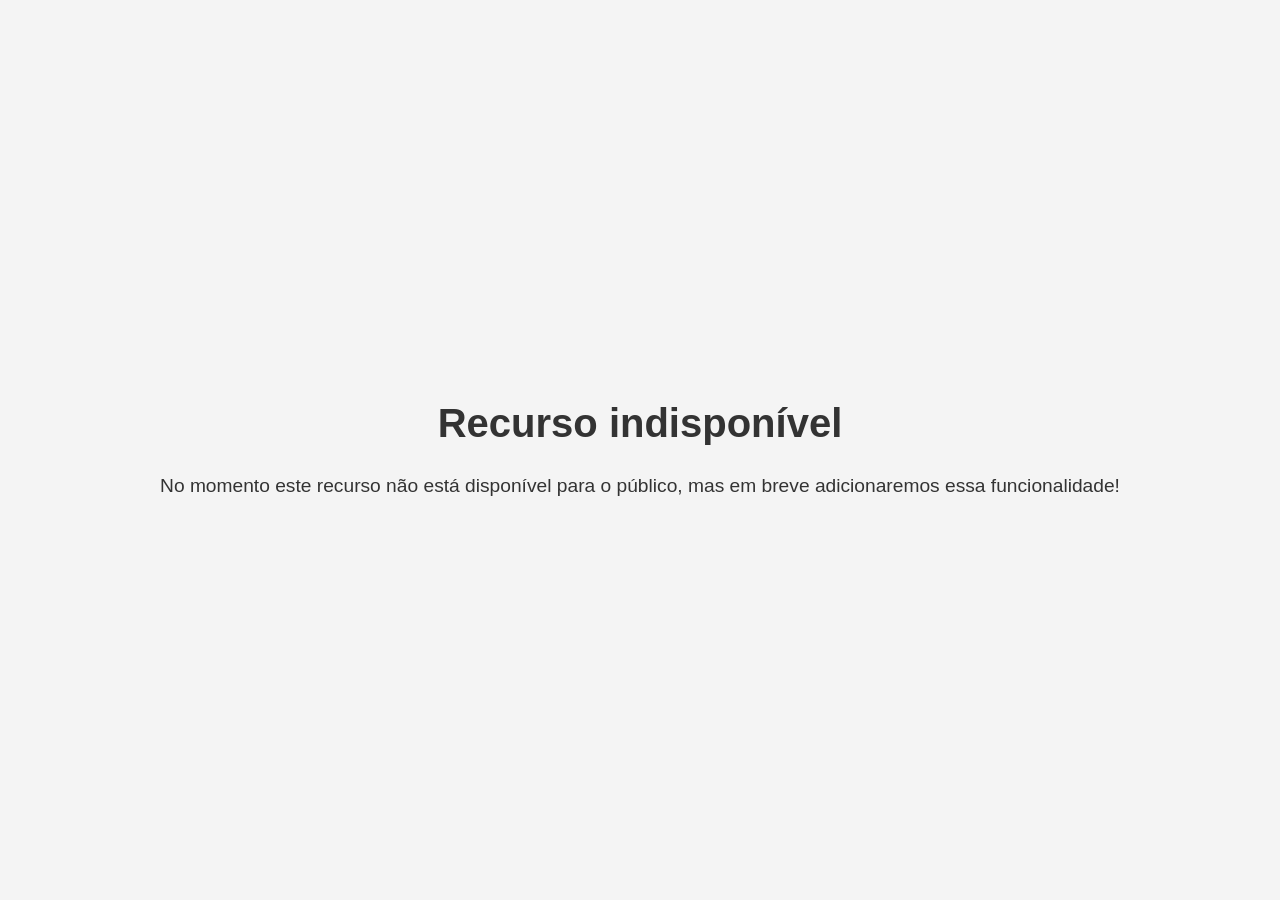
<file: unavailable.html>
<!DOCTYPE html>
<html lang="pt-BR">
<head>
    <meta charset="UTF-8">
    <meta name="viewport" content="width=device-width, initial-scale=1.0">
    <title>Recurso indisponível</title>
    <link rel="stylesheet" href="assets/unavailable.css">
</head>
<body>
    <div class="container">
        <h1>Recurso indisponível</h1>
        <p>No momento este recurso não está disponível para o público, mas em breve adicionaremos essa funcionalidade!</p>
    </div>
</body>
</html>
</file>
<file: assets/style.css>
:root {
    --light-blue: #0066cc;
}

* {
    margin: 0;
    padding: 0;
    box-sizing: border-box;
}

html {
    scroll-behavior: smooth;
}

body {
    font-family: 'Poppins', sans-serif;
    color: #2c3e50;
    background: #fafbfc;
    line-height: 1.6;
}

.rounded {
    border-radius: 50%;
}

.btn-primary {
    display: inline-block;
    background: linear-gradient(135deg, #0066cc 0%, #0052a3 100%);
    color: white;
    padding: 15px 40px;
    border-radius: 50px;
    text-decoration: none;
    font-weight: 600;
    transition: all 0.3s ease;
    box-shadow: 0 4px 15px rgba(0, 102, 204, 0.2);
    border: none;
    cursor: pointer;
    font-size: 1rem;
}

.btn-primary:hover {
    transform: translateY(-3px);
    box-shadow: 0 8px 25px rgba(0, 102, 204, 0.3);
}

.btn-secondary {
    background: white;
    color: #0066cc;
    padding: 15px 40px;
    border-radius: 50px;
    text-decoration: none;
    font-weight: 700;
    transition: all 0.3s ease;
    border: none;
    cursor: pointer;
    font-size: 1rem;
    box-shadow: 0 4px 15px rgba(0, 0, 0, 0.2);
}

.btn-secondary:hover {
    transform: translateY(-3px);
    box-shadow: 0 8px 25px rgba(0, 0, 0, 0.3);
}

.section-header {
    text-align: center;
    margin-bottom: 4rem;
}

.section-label {
    color: #0066cc;
    font-weight: 700;
    font-size: 0.9rem;
    text-transform: uppercase;
    letter-spacing: 2px;
    margin-bottom: 1rem;
}

.section-title {
    font-size: 2.8rem;
    font-weight: 800;
    color: #2c3e50;
    margin-bottom: 1rem;
}

.section-subtitle {
    font-size: 1.1rem;
    color: #666;
    max-width: 600px;
    margin: 0 auto;
    line-height: 1.8;
}
.area-card:hover .material-list span{
    background:white;
}
</file>
<file: assets/navbar.css>
header {
    position: fixed;
    top: 0;
    width: 100%;
    background: rgba(255, 255, 255, 0.98);
    backdrop-filter: blur(10px);
    z-index: 1000;
    border-bottom: 1px solid rgba(0, 0, 0, 0.05);
    padding: 1.2rem 0;
}

.navbar-container {
    max-width: 1200px;
    margin: 0 auto;
    padding: 0 2rem;
    display: flex;
    justify-content: space-between;
    align-items: center;
}

.logo {
    display: flex;
    align-items: center;
    gap: 12px;
    text-decoration: none;
    font-weight: 700;
    font-size: 1.1rem;
    color: #2c3e50;
}

.logo img {
    height: 40px;
    width: auto;
    filter: drop-shadow(0 2px 4px rgba(0, 0, 0, 0.1));
}

.logo-text {
    line-height: 1.2;
    font-size: 0.9rem;
}

.logo-text strong {
    color: #2c3e50;
}

.logo-blue {
    color: #0066cc;
    font-weight: 800;
}

nav ul {
    display: flex;
    list-style: none;
    gap: 2.5rem;
    align-items: center;
}

nav a {
    text-decoration: none;
    color: #2c3e50;
    font-weight: 500;
    font-size: 0.95rem;
    position: relative;
    transition: color 0.3s ease;
}

nav a::after {
    content: '';
    position: absolute;
    bottom: -5px;
    left: 0;
    width: 0;
    height: 2px;
    background: #0066cc;
    transition: width 0.3s ease;
}

nav a:hover {
    color: #0066cc;
}

nav a:hover::after {
    width: 100%;
}

.btn-cta {
    background: linear-gradient(135deg, #0066cc 0%, #0052a3 100%);
    color: white !important;
    padding: 10px 24px;
    border-radius: 50px;
    font-weight: 600;
    transition: all 0.3s ease;
    box-shadow: 0 4px 15px rgba(0, 102, 204, 0.2);
}

.btn-cta:hover {
    transform: translateY(-2px);
    box-shadow: 0 6px 20px rgba(0, 102, 204, 0.3);
}

.btn-cta::after {
    display: none !important;
}

.hamburger {
    display: none;
    flex-direction: column;
    cursor: pointer;
}

.hamburger span {
    width: 25px;
    height: 3px;
    background: #2c3e50;
    margin: 5px 0;
    transition: 0.3s;
    border-radius: 2px;
}

@media (max-width: 768px) {
    .hamburger {
        display: flex;
    }

    nav {
        position: absolute;
        top: 70px;
        left: 0;
        right: 0;
        background: white;
        border-bottom: 1px solid rgba(0, 0, 0, 0.1);
        padding: 2rem;
        display: none;
    }

    nav.active {
        display: block;
    }

    nav ul {
        flex-direction: column;
        gap: 1rem;
    }
}
</file>
<file: assets/home.css>
.hero {
    margin-top: 80px;
    padding: 100px 2rem 80px;
    background: linear-gradient(135deg, #f8f9fa 0%, #ffffff 100%);
    position: relative;
    overflow: hidden;
}

.hero::before {
    content: '';
    position: absolute;
    top: -50%;
    right: -10%;
    width: 600px;
    height: 600px;
    background: radial-gradient(circle, rgba(0, 102, 204, 0.1) 0%, transparent 70%);
    border-radius: 50%;
}

.hero::after {
    content: '';
    position: absolute;
    bottom: -30%;
    left: -5%;
    width: 400px;
    height: 400px;
    background: radial-gradient(circle, rgba(77, 163, 255, 0.08) 0%, transparent 70%);
    border-radius: 50%;
}

.hero-container {
    max-width: 1200px;
    margin: 0 auto;
    display: grid;
    grid-template-columns: 1fr 1fr;
    gap: 4rem;
    align-items: center;
    position: relative;
    z-index: 1;
}

.hero-content h1 {
    font-size: 3.5rem;
    font-weight: 800;
    line-height: 1.2;
    margin-bottom: 1.5rem;
    color: #2c3e50;
}

.hero-content h1 span {
    color: #0066cc;
    display: block;
}

.hero-content p {
    font-size: 1.1rem;
    color: #555;
    line-height: 1.8;
    margin-bottom: 2rem;
}

.hero-image {
    position: relative;
    display: flex;
    justify-content: center;
    align-items: center;
}

.hero-image img {
    max-width: 100%;
    height: auto;
    animation: float 3s ease-in-out infinite;
    filter: drop-shadow(0 20px 40px rgba(0, 0, 0, 0.1));
}

@keyframes float {
    0%, 100% { transform: translateY(0px); }
    50% { transform: translateY(-20px); }
}

.about {
    padding: 100px 2rem;
    max-width: 1200px;
    margin: 0 auto;
}

.pillars-grid {
    display: grid;
    grid-template-columns: repeat(auto-fit, minmax(140px, 1fr));
    gap: 1.5rem;
    margin-top: 3rem;
}

.pillar-card {
    background: white;
    padding: 1.8rem 1.2rem;
    border-radius: 12px;
    text-align: center;
    box-shadow: 0 2px 8px rgba(0, 0, 0, 0.06);
    transition: all 0.3s ease;
    border: 1px solid rgba(0, 0, 0, 0.05);
}

.pillar-card:hover {
    transform: translateY(-5px);
    box-shadow: 0 8px 20px rgba(0, 102, 204, 0.1);
}

.pillar-letter {
    font-size: 2.5rem;
    font-weight: 800;
    color: #0066cc;
    margin-bottom: 0.8rem;
    line-height: 1;
}

.pillar-card h3 {
    font-size: 1rem;
    font-weight: 700;
    color: #2c3e50;
    margin-bottom: 0.6rem;
    white-space: nowrap;
}

.pillar-card p {
    color: #666;
    font-size: 0.85rem;
    line-height: 1.4;
}

.metodologia {
    padding: 100px 2rem;
    background: linear-gradient(180deg, #ffffff 0%, #f8f9fa 100%);
}

.metodologia-container {
    max-width: 1200px;
    margin: 0 auto;
}

.methodology-cards {
    display: grid;
    grid-template-columns: repeat(auto-fit, minmax(280px, 1fr));
    gap: 2.5rem;
    margin-top: 3rem;
}

.method-card {
    background: white;
    border-radius: 12px;
    overflow: hidden;
    box-shadow: 0 2px 8px rgba(0, 0, 0, 0.06);
    transition: all 0.3s ease;
    border: 1px solid rgba(0, 0, 0, 0.05);
}

.method-card:hover {
    transform: translateY(-10px);
    box-shadow: 0 15px 40px rgba(0, 102, 204, 0.12);
}

.method-card-icon {
    height: 120px;
    background: linear-gradient(135deg, #0066cc 0%, #0052a3 100%);
    display: flex;
    align-items: center;
    justify-content: center;
    font-size: 3rem;
    color: white;
}

.method-card-content {
    padding: 2rem;
}

.method-card h3 {
    font-size: 1.2rem;
    font-weight: 700;
    color: #2c3e50;
    margin-bottom: 1rem;
}

.method-card p {
    color: #666;
    font-size: 0.95rem;
    line-height: 1.6;
}

.areas {
    padding: 100px 2rem;
    background: white;
}

.areas-container {
    max-width: 1200px;
    margin: 0 auto;
}

.areas-grid {
    display: grid;
    grid-template-columns: repeat(auto-fit, minmax(200px, 1fr));
    gap: 1.5rem;
    margin-top: 3rem;
}

.area-card {
    background: linear-gradient(135deg, #f0f8ff 0%, #e8f3ff 100%);
    padding: 2rem;
    border-radius: 12px;
    text-align: center;
    border: 2px solid #0066cc;
    transition: all 0.3s ease;
    cursor: pointer;
}

.area-card:hover {
    transform: scale(1.05);
    background: linear-gradient(135deg, #0066cc 0%, #0052a3 100%);
    color: white;
}

.area-card:hover .area-icon {
    color: white;
    transform: scale(1.2);
}

.area-icon {
    font-size: 2.5rem;
    color: #0066cc;
    margin-bottom: 1rem;
    transition: all 0.3s ease;
}

.area-card h4 {
    font-size: 1.1rem;
    font-weight: 700;
    color: #2c3e50;
}

.area-card:hover h4 {
    color: white;
}

.team-section {
    padding: 100px 2rem;
    background: linear-gradient(180deg, #f8f9fa 0%, #ffffff 100%);
}

.team-container {
    max-width: 1200px;
    margin: 0 auto;
}

.team-carousel-wrapper {
    margin-top: 4rem;
    position: relative;
    display: flex;
    justify-content: center;
    align-items: center;
}

.swiper-container {
    width: 100%;
    max-width: 430px;
    padding: 2rem 70px;
    margin: 0 auto;
    overflow: hidden;
}

.swiper-wrapper {
    display: flex;
    width: 100%;
}

.swiper-slide {
    width: 100% !important;
    height: auto !important;
    display: flex;
    justify-content: center;
    align-items: center;
    flex-shrink: 0 !important;
}

.team-slide {
    width: 100%;
    display: flex;
    flex-direction: column;
    align-items: center;
    text-align: center;
    padding: 0;
    height: auto;
}

.team-member-card {
    background: white;
    border-radius: 16px;
    padding: 2.5rem 2rem;
    box-shadow: 0 4px 12px rgba(0, 0, 0, 0.08);
    border: 1px solid rgba(0, 0, 0, 0.05);
    width: 100%;
    max-width: 380px;
}

.team-avatar {
    width: 140px;
    height: 140px;
    border-radius: 50%;
    margin: 0 auto 1.5rem;
    background: linear-gradient(135deg, #0066cc 0%, #0052a3 100%);
    display: flex;
    align-items: center;
    justify-content: center;
    font-size: 4rem;
    color: white;
    box-shadow: 0 8px 20px rgba(0, 102, 204, 0.2);
    border: 3px solid white;
    flex-shrink: 0;
}

.team-member-name {
    font-size: 1.3rem;
    font-weight: 800;
    color: #2c3e50;
    margin-bottom: 0.4rem;
}

.team-member-role {
    color: #0066cc;
    font-weight: 700;
    font-size: 0.9rem;
    margin-bottom: 1rem;
    text-transform: uppercase;
    letter-spacing: 1px;
}

.team-member-bio {
    color: #666;
    font-size: 0.9rem;
    line-height: 1.6;
    margin-bottom: 1.5rem;
    min-height: 70px;
}

.team-member-expertise {
    display: flex;
    flex-wrap: wrap;
    gap: 0.5rem;
    justify-content: center;
    margin-bottom: 1.5rem;
}

.expertise-tag {
    background: #f0f8ff;
    color: #0066cc;
    padding: 0.4rem 0.8rem;
    border-radius: 20px;
    font-size: 0.8rem;
    font-weight: 600;
    border: 1px solid #0066cc;
    white-space: nowrap;
}

.btn-schedule {
    display: inline-block;
    background: linear-gradient(135deg, #0066cc 0%, #0052a3 100%);
    color: white;
    padding: 12px 28px;
    border-radius: 50px;
    text-decoration: none;
    font-weight: 600;
    transition: all 0.3s ease;
    border: none;
    cursor: pointer;
    font-size: 0.95rem;
    box-shadow: 0 4px 12px rgba(0, 102, 204, 0.2);
}

.btn-schedule:hover {
    transform: translateY(-2px);
    box-shadow: 0 6px 16px rgba(0, 102, 204, 0.3);
}

.swiper-button-next,
.swiper-button-prev {
    width: 50px;
    height: 50px;
    background: white;
    border-radius: 50%;
    box-shadow: 0 4px 15px rgba(0, 0, 0, 0.1);
    transition: all 0.3s ease;
    border: 2px solid #0066cc;
    color: #0066cc;
    top: 50%;
    transform: translateY(-50%);
    z-index: 10;
    position: absolute;
}

.swiper-button-next:hover,
.swiper-button-prev:hover {
    background: #0066cc;
    color: white;
    transform: translateY(-50%) scale(1.1);
}

.swiper-button-next::after,
.swiper-button-prev::after {
    font-size: 20px;
    font-weight: 800;
}

.swiper-button-prev {
    left: 10px;
}

.swiper-button-next {
    right: 10px;
}

.swiper-pagination {
    bottom: -50px !important;
}

.swiper-pagination-bullet {
    background: #0066cc;
    opacity: 0.3;
    transition: all 0.3s ease;
    width: 10px;
    height: 10px;
    margin: 0 5px;
}

.swiper-pagination-bullet-active {
    background: #0066cc;
    opacity: 1;
    width: 30px;
    border-radius: 10px;
}

.cta-section {
    padding: 80px 2rem;
    background: linear-gradient(135deg, #0066cc 0%, #0052a3 100%);
    color: white;
    text-align: center;
    position: relative;
    overflow: hidden;
}

.cta-section::before {
    content: '';
    position: absolute;
    top: -50%;
    right: -10%;
    width: 500px;
    height: 500px;
    background: rgba(255, 255, 255, 0.05);
    border-radius: 50%;
}

.cta-content {
    max-width: 700px;
    margin: 0 auto;
    position: relative;
    z-index: 1;
}

.cta-content h2 {
    font-size: 2.5rem;
    font-weight: 800;
    margin-bottom: 1.5rem;
}

.cta-content p {
    font-size: 1.1rem;
    margin-bottom: 2rem;
    opacity: 0.95;
    line-height: 1.8;
}

#link-materials {
    color: #0052a3;
    font-weight: bold;
    text-decoration: none;
}

#link-materials:hover {
    color: #0f6ecc;
}

.link-area {
    text-decoration: none;
}

@media (max-width: 768px) {
    .hero-image {
        display: none;
    }

    .hero-container {
        grid-template-columns: 1fr;
        padding: 2rem;
    }

    .hero-content h1 {
        font-size: 2.2rem;
    }

    .section-title {
        font-size: 2rem;
    }

    .cta-content h2 {
        font-size: 1.8rem;
    }

    .pillars-grid {
        grid-template-columns: repeat(3, 1fr);
    }

    .methodology-cards,
    .areas-grid {
        grid-template-columns: 1fr;
    }

    .swiper-button-next,
    .swiper-button-prev {
        width: 40px;
        height: 40px;
    }

    .team-member-card {
        padding: 1.5rem 1.2rem;
    }

    .team-avatar {
        width: 120px;
        height: 120px;
        font-size: 3rem;
    }

    .team-member-name {
        font-size: 1.1rem;
    }

    .swiper-container {
        max-width: 100%;
        padding: 2rem 50px;
    }
}

@media (max-width: 480px) {
    .pillars-grid {
        grid-template-columns: repeat(2, 1fr);
    }

    .pillar-card {
        padding: 1.2rem 0.8rem;
    }

    .pillar-letter {
        font-size: 1.8rem;
    }

    .pillar-card h3 {
        font-size: 0.9rem;
    }

    .pillar-card p {
        font-size: 0.75rem;
    }

    .swiper-button-next,
    .swiper-button-prev {
        width: 35px;
        height: 35px;
    }

    .swiper-button-prev {
        left: 0;
    }

    .swiper-button-next {
        right: 0;
    }

    .swiper-container {
        max-width: 100%;
        padding: 2rem 40px;
    }

    .team-member-card {
        max-width: 100%;
    }
}
</file>
<file: assets/footer.css>
footer {
    background: #1a1a1a;
    color: white;
    padding: 4rem 2rem 2rem;
}

footer-container {
    max-width: 1200px;
    margin: 0 auto;
}

.footer-grid {
    display: grid;
    grid-template-columns: repeat(auto-fit, minmax(250px, 1fr));
    gap: 3rem;
    margin-bottom: 3rem;
}

.footer-section h4 {
    font-weight: 700;
    margin-bottom: 1.5rem;
    color: #0066cc;
}

.footer-section p {
    color: #999;
    line-height: 1.8;
    font-size: 0.95rem;
}

.footer-logo-area {
    display: flex;
    align-items: center;
    gap: 15px;
    margin-bottom: 1rem;
}

.footer-logo-area img {
    height: 50px;
    width: auto;
}

.footer-contact-link {
    color: #0066cc;
    text-decoration: none;
    font-weight: 600;
    transition: all 0.3s ease;
}

.footer-contact-link:hover {
    color: white;
}

.social-links {
    display: flex;
    gap: 1rem;
}

.social-links a {
    width: 45px;
    height: 45px;
    border-radius: 50%;
    background: #0066cc;
    display: flex;
    align-items: center;
    justify-content: center;
    color: white;
    text-decoration: none;
    transition: all 0.3s ease;
}

.social-links a:hover {
    background: #4da3ff;
    transform: translateY(-3px);
}

.footer-bottom {
    border-top: 1px solid #333;
    padding-top: 2rem;
    text-align: center;
    color: #666;
}
</file>
<file: assets/materials.css>
.materials-page {
    padding: 120px 2rem 80px;
    background:
        radial-gradient(circle at top left, rgba(0, 102, 204, 0.08), transparent 26%),
        linear-gradient(135deg, #f8fbff 0%, #ffffff 100%);
}

.materials-container {
    max-width: 1200px;
    margin: 0 auto;
}

.materials-hero {
    display: grid;
    grid-template-columns: 1.4fr 0.8fr;
    gap: 2rem;
    align-items: stretch;
    margin-bottom: 2.5rem;
    padding: 2.2rem;
    border-radius: 28px;
    background: white;
    box-shadow: 0 18px 45px rgba(15, 23, 42, 0.08);
    border: 1px solid rgba(0, 102, 204, 0.08);
}

.materials-hero h1 {
    font-size: clamp(2rem, 3vw, 2.8rem);
    font-weight: 800;
    color: #122033;
    margin-bottom: 1rem;
    line-height: 1.15;
}

.materials-hero p {
    color: #5f6b7a;
    font-size: 1.02rem;
    line-height: 1.8;
    max-width: 700px;
}

.materials-hero-actions {
    display: flex;
    gap: 0.9rem;
    flex-wrap: wrap;
    margin-top: 1.6rem;
}

.materials-hero-card {
    background: linear-gradient(135deg, #0066cc 0%, #0b5fb8 100%);
    color: white;
    border-radius: 22px;
    padding: 1.7rem;
    display: flex;
    flex-direction: column;
    justify-content: center;
    box-shadow: 0 12px 30px rgba(0, 102, 204, 0.22);
}

.materials-hero-card h3 {
    font-size: 1.15rem;
    margin-bottom: 0.8rem;
}

.materials-hero-card ul {
    list-style: none;
    padding: 0;
    margin: 0;
    display: grid;
    gap: 0.75rem;
    color: rgba(255,255,255,0.92);
    font-size: 0.95rem;
}

.materials-hero-card li {
    padding-left: 1rem;
    position: relative;
}

.materials-hero-card li::before {
    content: '•';
    position: absolute;
    left: 0;
    color: #a9d0ff;
}

.materials-list {
    display: grid;
    gap: 1.4rem;
}

.materials-area-card {
    background: white;
    border-radius: 24px;
    padding: 1.5rem;
    box-shadow: 0 12px 30px rgba(15, 23, 42, 0.06);
    border: 1px solid rgba(0, 0, 0, 0.05);
}

.materials-area-header {
    display: flex;
    align-items: flex-start;
    gap: 1rem;
    margin-bottom: 1.2rem;
    padding-bottom: 1rem;
    border-bottom: 1px solid #eef2f7;
}

.materials-area-icon {
    width: 56px;
    height: 56px;
    border-radius: 16px;
    display: flex;
    align-items: center;
    justify-content: center;
    font-size: 1.35rem;
    color: white;
    background: linear-gradient(135deg, #0066cc 0%, #0b5fb8 100%);
    flex-shrink: 0;
    box-shadow: 0 8px 20px rgba(0, 102, 204, 0.18);
}

.materials-area-tag {
    display: inline-block;
    margin-bottom: 0.35rem;
    padding: 0.35rem 0.7rem;
    border-radius: 999px;
    background: #f0f7ff;
    color: #0066cc;
    font-size: 0.78rem;
    font-weight: 700;
    letter-spacing: 0.04em;
    text-transform: uppercase;
}

.materials-area-card h2 {
    font-size: 1.35rem;
    font-weight: 800;
    color: #122033;
    margin-bottom: 0.35rem;
}

.materials-area-card p {
    color: #687487;
    line-height: 1.7;
    font-size: 0.97rem;
    max-width: 760px;
}

.materials-items {
    display: grid;
    gap: 0.95rem;
}

.materials-item {
    padding: 1.1rem 1.2rem;
    border-radius: 18px;
    background: linear-gradient(180deg, #fcfdff 0%, #f7faff 100%);
    border: 1px solid #eaf2ff;
    transition: transform 0.2s ease, box-shadow 0.2s ease;
}

.materials-item:hover {
    transform: translateY(-2px);
    box-shadow: 0 10px 24px rgba(15, 23, 42, 0.06);
}

.materials-item-header {
    display: flex;
    justify-content: space-between;
    align-items: center;
    gap: 1rem;
    margin-bottom: 0.5rem;
}

.materials-item-header h3 {
    font-size: 1rem;
    font-weight: 800;
    color: #122033;
}

.materials-item-header span {
    font-size: 0.8rem;
    font-weight: 700;
    color: #0066cc;
    background: #eef7ff;
    padding: 0.3rem 0.6rem;
    border-radius: 999px;
    white-space: nowrap;
}

.materials-item p {
    margin-bottom: 0.9rem;
    color: #64748b;
    font-size: 0.95rem;
    line-height: 1.65;
}

.materials-item-actions {
    display: flex;
    gap: 0.7rem;
    flex-wrap: wrap;
}

.materials-link {
    display: inline-flex;
    align-items: center;
    gap: 0.4rem;
    padding: 0.7rem 0.95rem;
    border-radius: 999px;
    text-decoration: none;
    font-size: 0.9rem;
    font-weight: 700;
    transition: all 0.2s ease;
    border: 1px solid #d7e8ff;
    color: #0052a3;
    background: white;
}

.materials-link:hover {
    background: #0066cc;
    color: white;
    border-color: #0066cc;
    transform: translateY(-1px);
}

@media (max-width: 768px) {
    .materials-hero {
        grid-template-columns: 1fr;
    }

    .materials-hero-actions {
        flex-direction: column;
        align-items: flex-start;
    }

    .materials-item-header {
        flex-direction: column;
        align-items: flex-start;
    }

    .materials-item-actions {
        flex-direction: column;
        align-items: stretch;
    }

    .materials-link {
        justify-content: center;
    }
}
</file>
<file: assets/unavailable.css>
body {
    display: flex;
    justify-content: center;
    align-items: center;
    min-height: 100vh;
    margin: 0;
    font-family: Arial, sans-serif;
    background-color: #f4f4f4;
    color: #333;
}
.container {
    text-align: center;
}
h1 {
    font-size: 2.5rem;
    margin-bottom: 1rem;
    margin-left: 10px;
    margin-right: 10px;
}
p {
    font-size: 1.2rem;
    padding: 10px;
}
</file>
